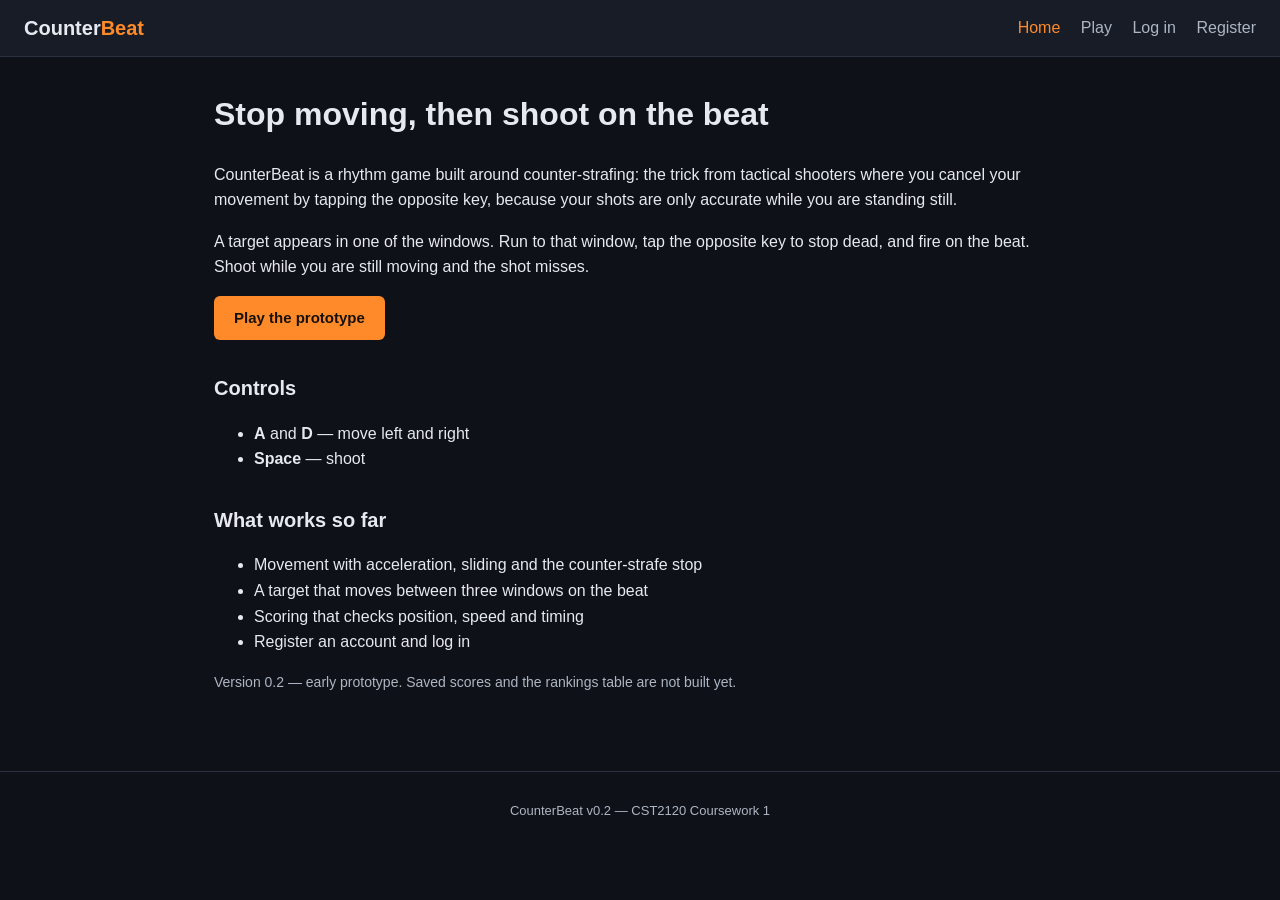
<file: CounterBeat-v0.2/website/index.html>
<!DOCTYPE html>
<html lang="en">

<head>
    <meta charset="utf-8">
    <meta name="viewport" content="width=device-width, initial-scale=1">
    <title>CounterBeat</title>
    <link rel="stylesheet" href="css/style.css">
</head>

<body>
    <!-- Navigation bar, the same on every page -->
    <header class="header">
        <a class="logo" href="index.html">Counter<span>Beat</span></a>
        <nav>
            <a class="nav-link active" href="index.html">Home</a>
            <a class="nav-link" href="game.html">Play</a>
            <a class="nav-link" href="login.html">Log in</a>
            <a class="nav-link" href="register.html">Register</a>
        </nav>
    </header>

    <!-- Main content -->
    <main>
        <h1>Stop moving, then shoot on the beat</h1>

        <p>
            CounterBeat is a rhythm game built around counter-strafing: the trick from tactical shooters
            where you cancel your movement by tapping the opposite key, because your shots are only
            accurate while you are standing still.
        </p>

        <p>
            A target appears in one of the windows. Run to that window, tap the opposite key to stop dead,
            and fire on the beat. Shoot while you are still moving and the shot misses.
        </p>

        <a class="button" href="game.html">Play the prototype</a>

        <h2>Controls</h2>
        <ul>
            <li><strong>A</strong> and <strong>D</strong> &mdash; move left and right</li>
            <li><strong>Space</strong> &mdash; shoot</li>
        </ul>

        <h2>What works so far</h2>
        <ul>
            <li>Movement with acceleration, sliding and the counter-strafe stop</li>
            <li>A target that moves between three windows on the beat</li>
            <li>Scoring that checks position, speed and timing</li>
            <li>Register an account and log in</li>
        </ul>

        <p class="note">Version 0.2 &mdash; early prototype. Saved scores and the rankings table are not
            built yet.</p>
    </main>

    <!-- Footer -->
    <footer>
        <p>CounterBeat v0.2 &mdash; CST2120 Coursework 1</p>
    </footer>
</body>

</html>
</file>
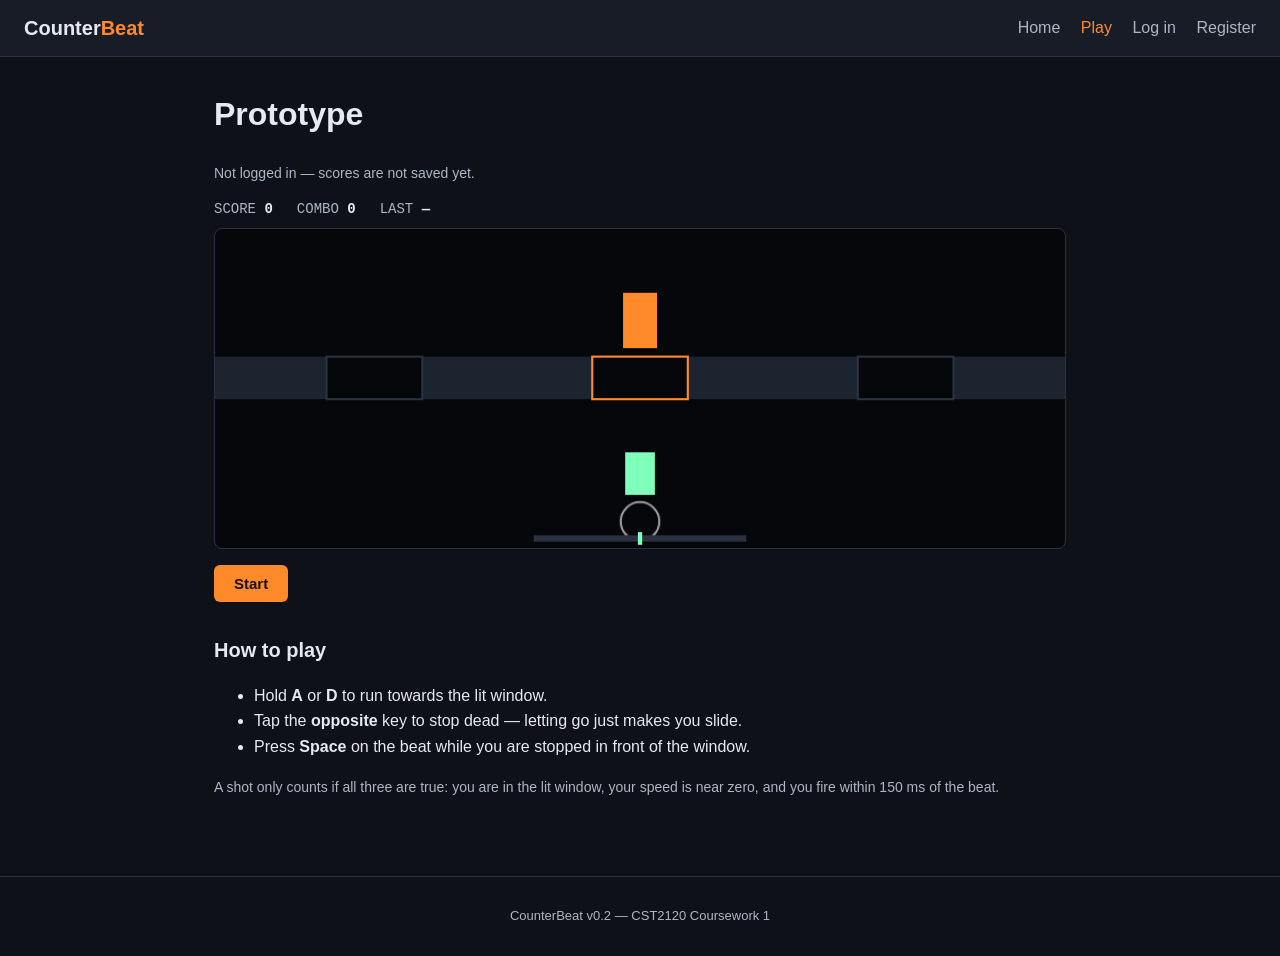
<file: CounterBeat-v0.2/website/game.html>
<!DOCTYPE html>
<html lang="en">

<head>
    <meta charset="utf-8">
    <meta name="viewport" content="width=device-width, initial-scale=1">
    <title>Play &mdash; CounterBeat</title>
    <link rel="stylesheet" href="css/style.css">
</head>

<body>
    <!-- Navigation bar, the same on every page -->
    <header class="header">
        <a class="logo" href="index.html">Counter<span>Beat</span></a>
        <nav>
            <a class="nav-link" href="index.html">Home</a>
            <a class="nav-link active" href="game.html">Play</a>
            <a class="nav-link" href="login.html">Log in</a>
            <a class="nav-link" href="register.html">Register</a>
        </nav>
    </header>

    <!-- The game: everything is drawn on this one canvas by js/game.js -->
    <main>
        <h1>Prototype</h1>
        <p id="player" class="note">Not logged in &mdash; scores are not saved yet.</p>

        <div class="scoreboard">
            <span>SCORE <strong id="score">0</strong></span>
            <span>COMBO <strong id="combo">0</strong></span>
            <span>LAST <strong id="judgement">&mdash;</strong></span>
        </div>

        <canvas id="gameCanvas" width="800" height="300"></canvas>

        <p>
            <button class="button" id="startButton" type="button">Start</button>
        </p>

        <h2>How to play</h2>
        <ul>
            <li>Hold <strong>A</strong> or <strong>D</strong> to run towards the lit window.</li>
            <li>Tap the <strong>opposite</strong> key to stop dead &mdash; letting go just makes you slide.</li>
            <li>Press <strong>Space</strong> on the beat while you are stopped in front of the window.</li>
        </ul>
        <p class="note">A shot only counts if all three are true: you are in the lit window, your speed is
            near zero, and you fire within 150 ms of the beat.</p>
    </main>

    <!-- Footer -->
    <footer>
        <p>CounterBeat v0.2 &mdash; CST2120 Coursework 1</p>
    </footer>

    <script src="js/game.js"></script>
</body>

</html>
</file>
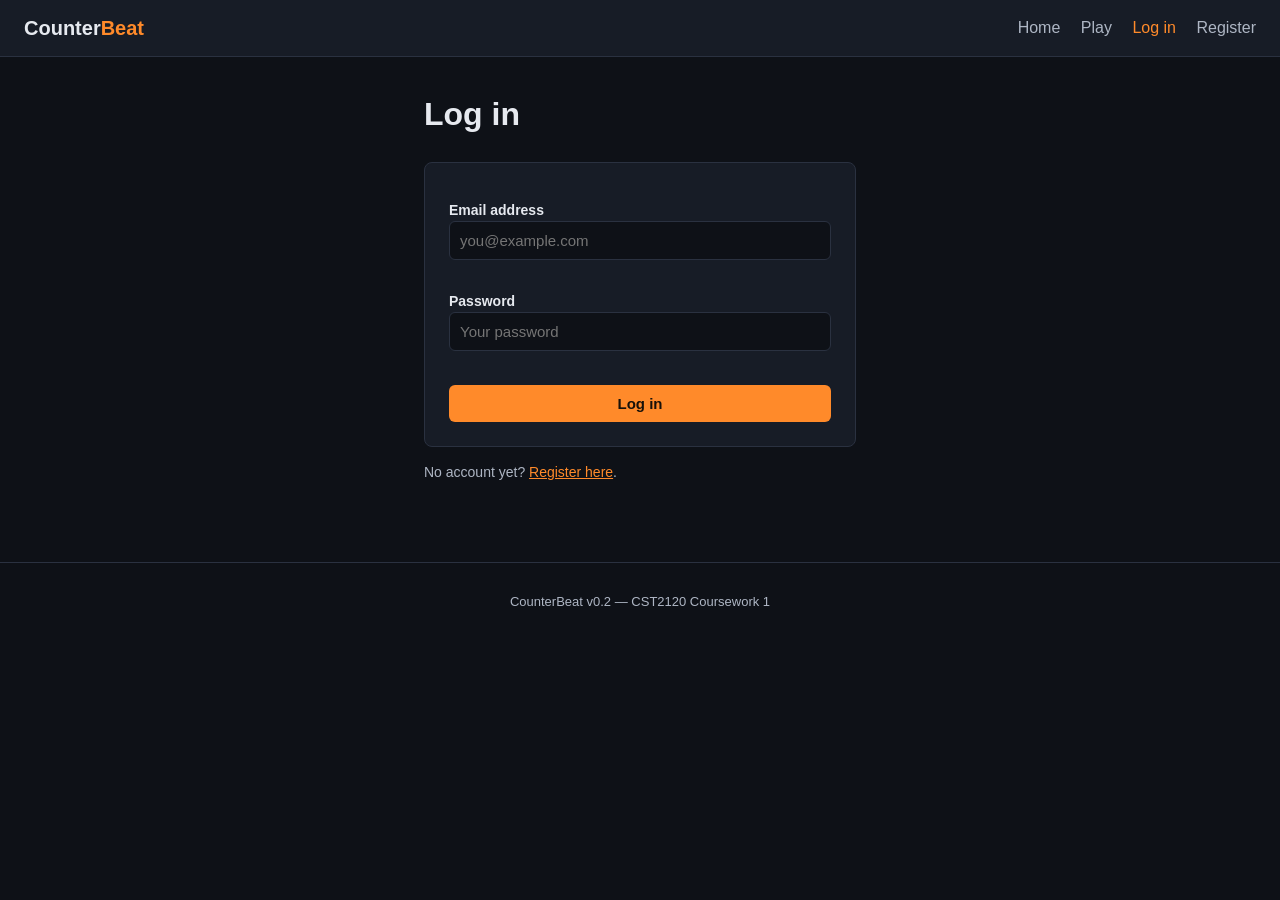
<file: CounterBeat-v0.2/website/login.html>
<!DOCTYPE html>
<html lang="en">

<head>
    <meta charset="utf-8">
    <meta name="viewport" content="width=device-width, initial-scale=1">
    <title>Log in &mdash; CounterBeat</title>
    <link rel="stylesheet" href="css/style.css">
</head>

<body>
    <!-- Navigation bar, the same on every page -->
    <header class="header">
        <a class="logo" href="index.html">Counter<span>Beat</span></a>
        <nav>
            <a class="nav-link" href="index.html">Home</a>
            <a class="nav-link" href="game.html">Play</a>
            <a class="nav-link active" href="login.html">Log in</a>
            <a class="nav-link" href="register.html">Register</a>
        </nav>
    </header>

    <!-- Login form. novalidate turns off the browser's own checking so that
         all the validation is done by my JavaScript in js/login.js -->
    <main class="narrow">
        <h1>Log in</h1>

        <div class="card">
            <p class="message" id="message"></p>

            <form id="loginForm" novalidate>
                <label for="email">Email address</label>
                <input type="email" id="email" name="email" placeholder="you@example.com">
                <span class="error" id="emailError"></span>

                <label for="password">Password</label>
                <input type="password" id="password" name="password" placeholder="Your password">
                <span class="error" id="passwordError"></span>

                <button class="button" type="submit">Log in</button>
            </form>
        </div>

        <p class="note">No account yet? <a href="register.html">Register here</a>.</p>
    </main>

    <!-- Footer -->
    <footer>
        <p>CounterBeat v0.2 &mdash; CST2120 Coursework 1</p>
    </footer>

    <script src="js/login.js"></script>
</body>

</html>
</file>
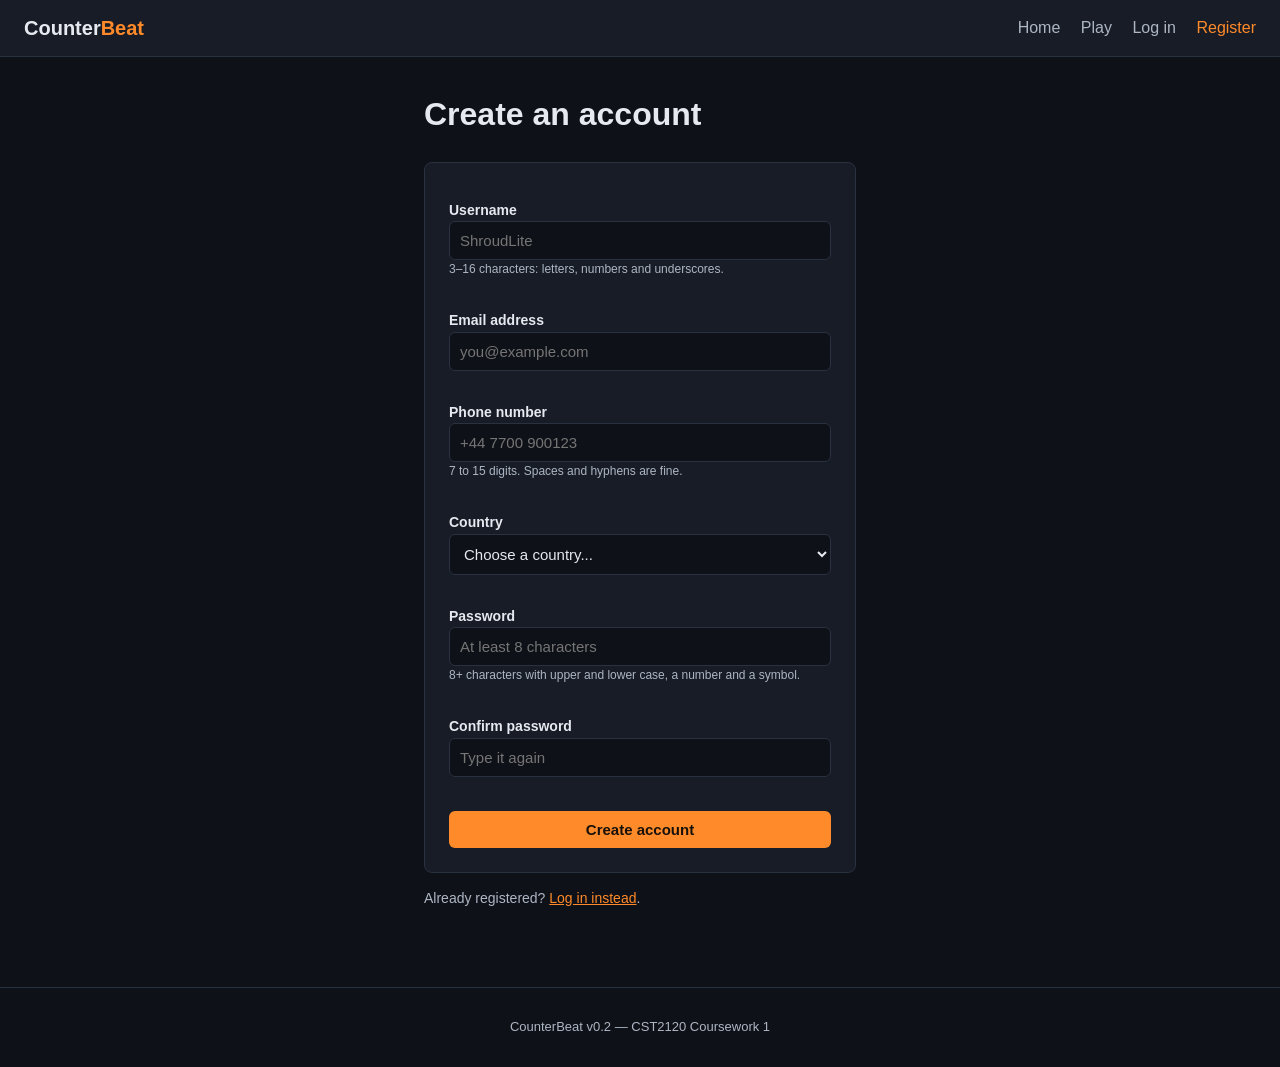
<file: CounterBeat-v0.2/website/register.html>
<!DOCTYPE html>
<html lang="en">

<head>
    <meta charset="utf-8">
    <meta name="viewport" content="width=device-width, initial-scale=1">
    <title>Register &mdash; CounterBeat</title>
    <link rel="stylesheet" href="css/style.css">
</head>

<body>
    <!-- Navigation bar, the same on every page -->
    <header class="header">
        <a class="logo" href="index.html">Counter<span>Beat</span></a>
        <nav>
            <a class="nav-link" href="index.html">Home</a>
            <a class="nav-link" href="game.html">Play</a>
            <a class="nav-link" href="login.html">Log in</a>
            <a class="nav-link active" href="register.html">Register</a>
        </nav>
    </header>

    <!-- Registration form. novalidate turns off the browser's own checking so
         that every rule is applied by my JavaScript in js/register.js -->
    <main class="narrow">
        <h1>Create an account</h1>

        <div class="card">
            <p class="message" id="message"></p>

            <form id="registerForm" novalidate>
                <label for="username">Username</label>
                <input type="text" id="username" name="username" placeholder="ShroudLite" maxlength="16">
                <span class="hint">3&ndash;16 characters: letters, numbers and underscores.</span>
                <span class="error" id="usernameError"></span>

                <label for="email">Email address</label>
                <input type="email" id="email" name="email" placeholder="you@example.com">
                <span class="error" id="emailError"></span>

                <label for="phone">Phone number</label>
                <input type="tel" id="phone" name="phone" placeholder="+44 7700 900123">
                <span class="hint">7 to 15 digits. Spaces and hyphens are fine.</span>
                <span class="error" id="phoneError"></span>

                <label for="country">Country</label>
                <select id="country" name="country">
                    <option value="">Choose a country...</option>
                    <option value="United Kingdom">United Kingdom</option>
                    <option value="Ireland">Ireland</option>
                    <option value="United Arab Emirates">United Arab Emirates</option>
                    <option value="India">India</option>
                    <option value="United States">United States</option>
                    <option value="Other">Other</option>
                </select>
                <span class="error" id="countryError"></span>

                <label for="password">Password</label>
                <input type="password" id="password" name="password" placeholder="At least 8 characters">
                <span class="hint">8+ characters with upper and lower case, a number and a symbol.</span>
                <span class="error" id="passwordError"></span>

                <label for="confirmPassword">Confirm password</label>
                <input type="password" id="confirmPassword" name="confirmPassword" placeholder="Type it again">
                <span class="error" id="confirmPasswordError"></span>

                <button class="button" type="submit">Create account</button>
            </form>
        </div>

        <p class="note">Already registered? <a href="login.html">Log in instead</a>.</p>
    </main>

    <!-- Footer -->
    <footer>
        <p>CounterBeat v0.2 &mdash; CST2120 Coursework 1</p>
    </footer>

    <script src="js/register.js"></script>
</body>

</html>
</file>
<file: CounterBeat-v0.2/website/css/style.css>
/* ==========================================================================
   style.css - the whole site. One stylesheet is enough at this stage.
   ========================================================================== */

* {
    box-sizing: border-box;             /* padding and borders count inside a width */
}

a {
    color: #ff8a2a;                     /* .logo and .nav-link set their own colour and win on specificity */
}

body {
    margin: 0;
    background: #0e1117;
    color: #e6e9ef;
    font-family: Arial, Helvetica, sans-serif;
    line-height: 1.6;
}

/* ------------------------------------------------------------------ header */
.header {
    display: flex;
    align-items: center;
    justify-content: space-between;
    padding: 12px 24px;
    background: #171c26;
    border-bottom: 1px solid #2a3140;
}

.logo {
    color: #e6e9ef;
    font-size: 20px;
    font-weight: bold;
    text-decoration: none;
}

.logo span {
    color: #ff8a2a;                     /* colours only the "Beat" half */
}

.nav-link {
    margin-left: 16px;
    color: #aeb6c4;
    text-decoration: none;
}

.nav-link:hover {
    color: #e6e9ef;
}

.nav-link.active {
    color: #ff8a2a;                     /* marks the page you are on */
}

/* -------------------------------------------------------------------- main */
main {
    max-width: 900px;
    margin: 0 auto;
    padding: 32px 24px 64px;
}

.narrow {
    max-width: 480px;                   /* forms do not need the full width */
}

h1 {
    margin-top: 0;
    font-size: 32px;
}

h2 {
    margin-top: 32px;
    font-size: 20px;
}

.note {
    color: #aeb6c4;
    font-size: 14px;
}

/* ----------------------------------------------------------------- buttons */
.button {
    display: inline-block;
    padding: 10px 20px;
    border: none;
    border-radius: 6px;
    background: #ff8a2a;
    color: #17110a;                     /* dark text, because orange is bright */
    font-size: 15px;
    font-weight: bold;
    text-decoration: none;
    cursor: pointer;
}

.button:hover {
    background: #ffa24a;
}

/* ------------------------------------------------------------------- forms */
.card {
    padding: 24px;
    border: 1px solid #2a3140;
    border-radius: 8px;
    background: #171c26;
}

label {
    display: block;
    margin-top: 12px;
    font-size: 14px;
    font-weight: bold;
}

input,
select {                                /* the drop-down must match the text boxes */
    width: 100%;
    padding: 10px;
    border: 1px solid #2a3140;
    border-radius: 6px;
    background: #0e1117;
    color: #e6e9ef;
    font-size: 15px;
}

input:focus,
select:focus {
    outline: 2px solid #ff8a2a;         /* keyboard users need to see where they are */
}

.hint {                                 /* permanent helper text under a field */
    display: block;
    color: #aeb6c4;
    font-size: 12px;
}

.error {
    display: block;
    min-height: 18px;                   /* reserve the line so the form does not jump */
    color: #ff5f6d;
    font-size: 13px;
}

.message {
    margin: 0 0 8px;
    font-size: 14px;
}

.message.ok {
    color: #7effba;
}

.message.bad {
    color: #ff5f6d;
}

form .button {
    margin-top: 16px;
    width: 100%;
}

/* -------------------------------------------------------------------- game */
.scoreboard {
    display: flex;
    gap: 24px;
    margin-bottom: 8px;
    color: #aeb6c4;
    font-family: "Courier New", monospace;
    font-size: 14px;
}

.scoreboard strong {
    color: #e6e9ef;
}

canvas {
    display: block;
    width: 100%;
    border: 1px solid #2a3140;
    border-radius: 8px;
    background: #05070b;
}

/* ------------------------------------------------------------------ footer */
footer {
    padding: 16px 24px;
    border-top: 1px solid #2a3140;
    color: #aeb6c4;
    font-size: 13px;
    text-align: center;
}
</file>
